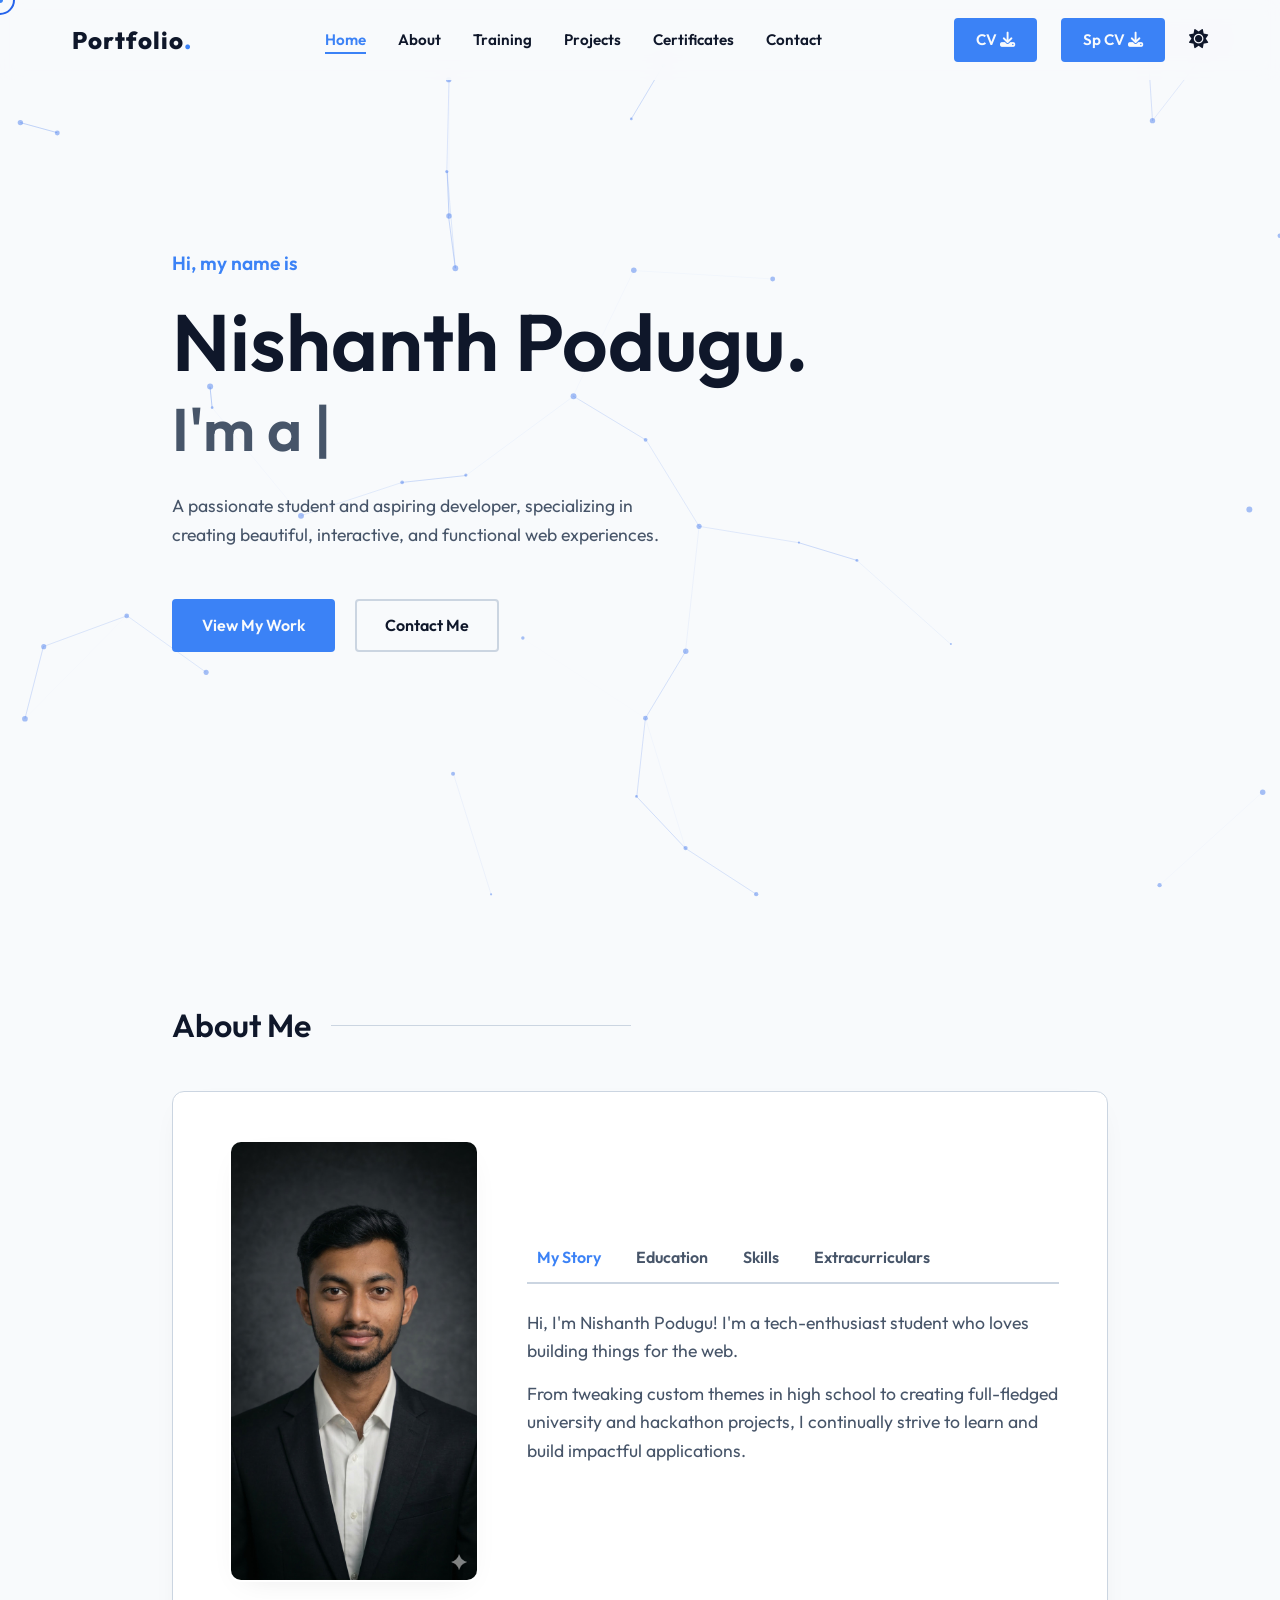
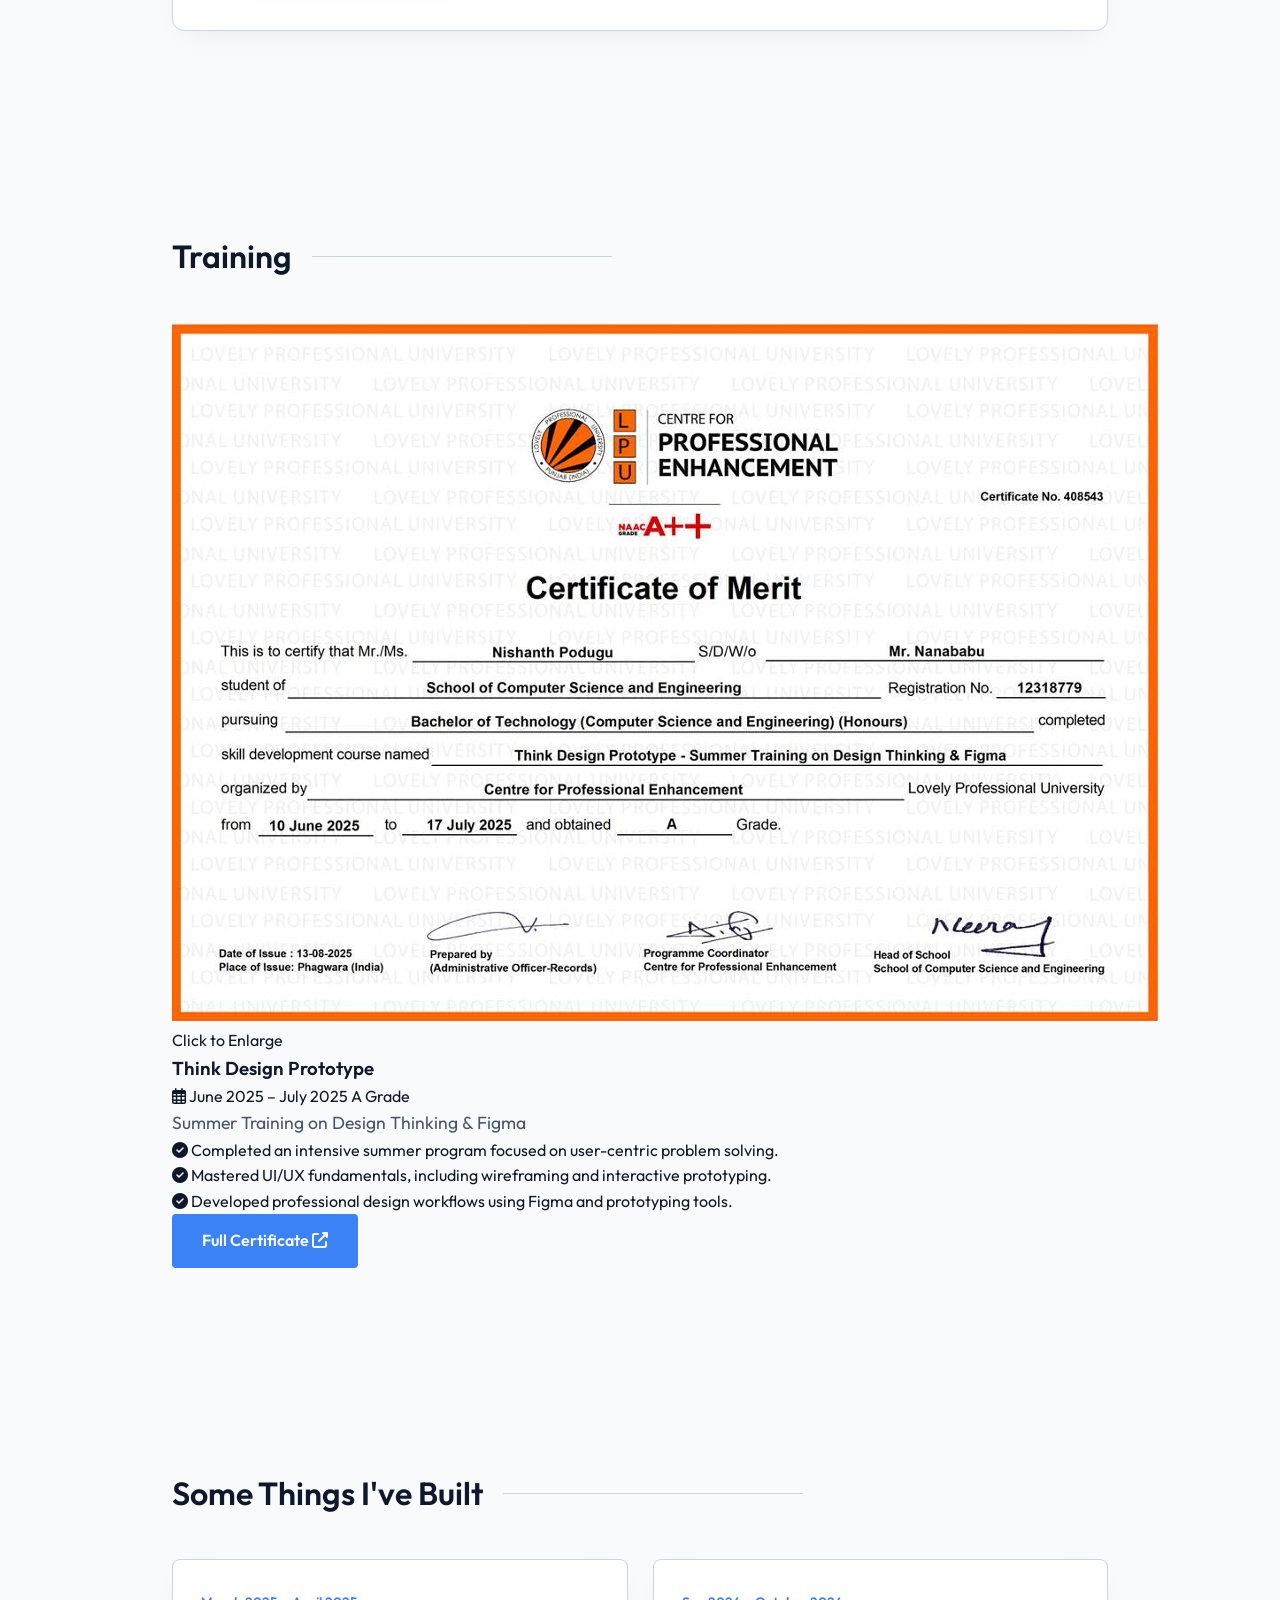
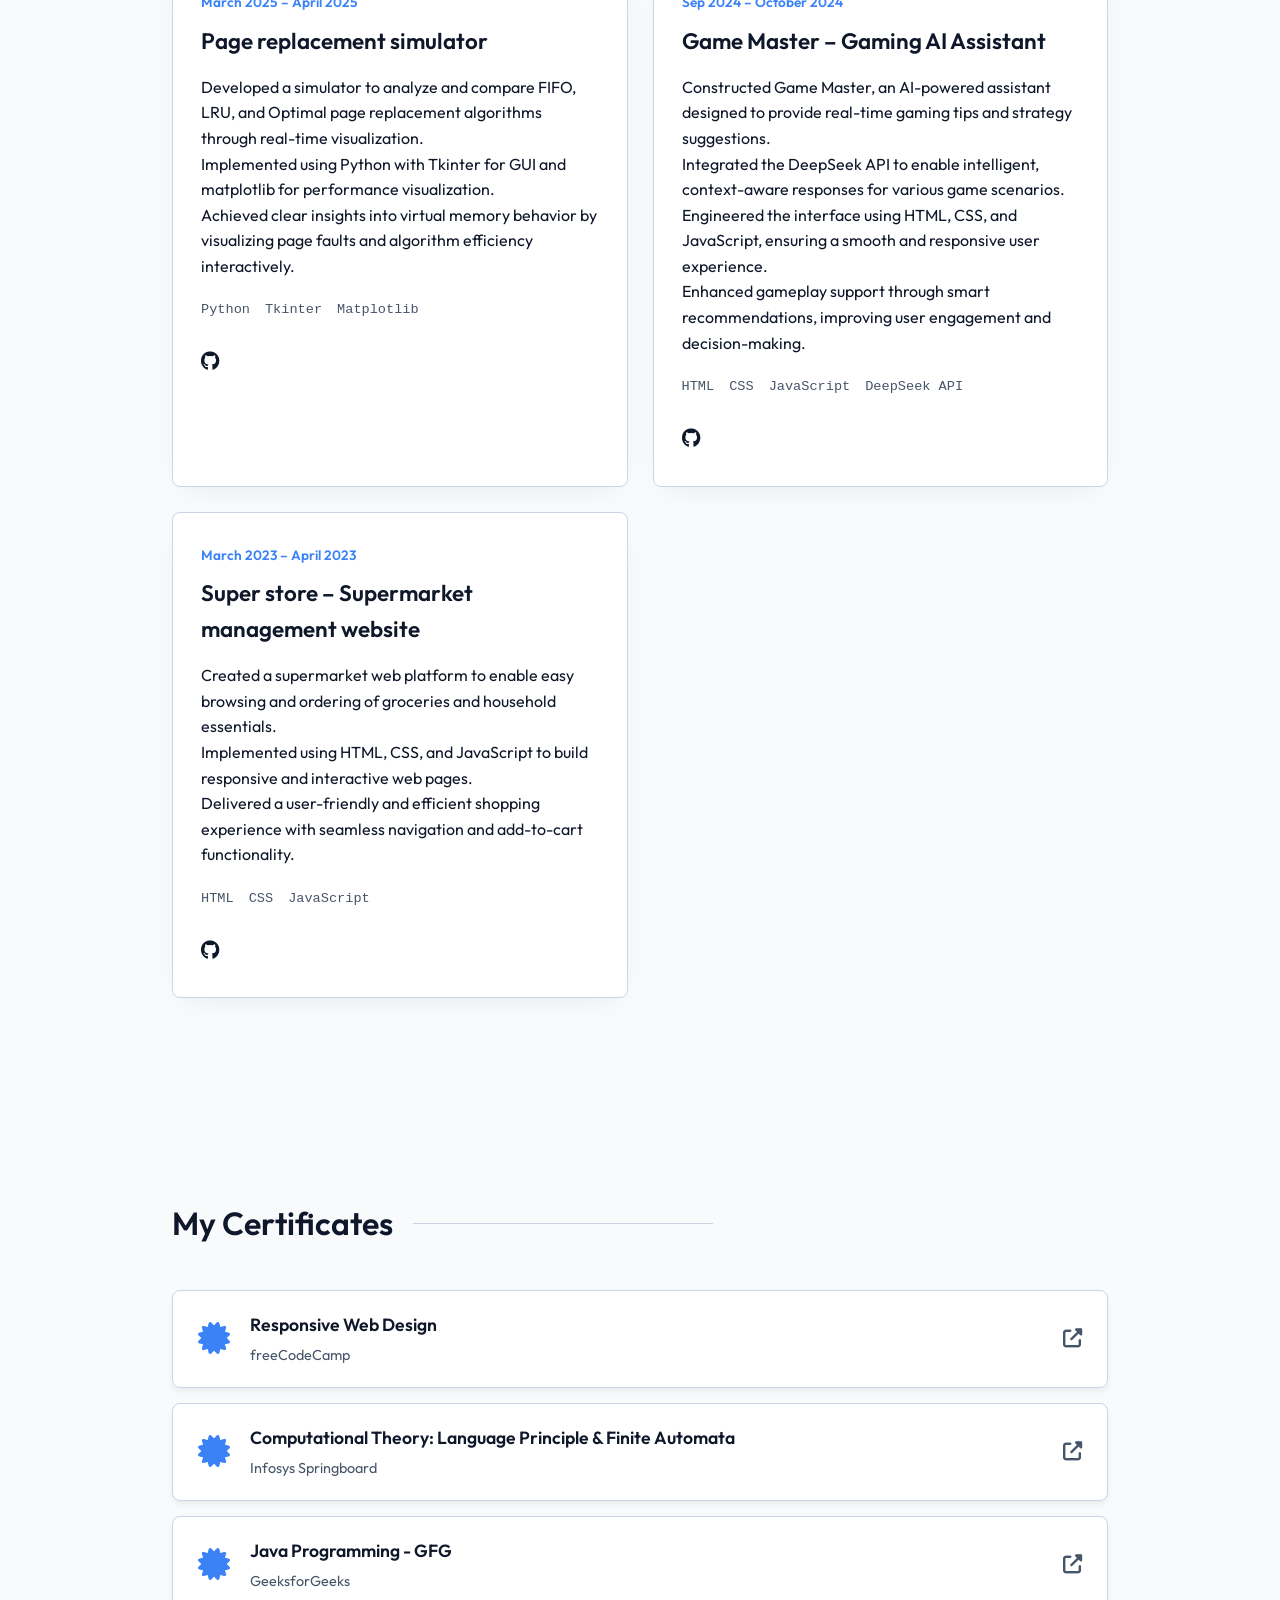
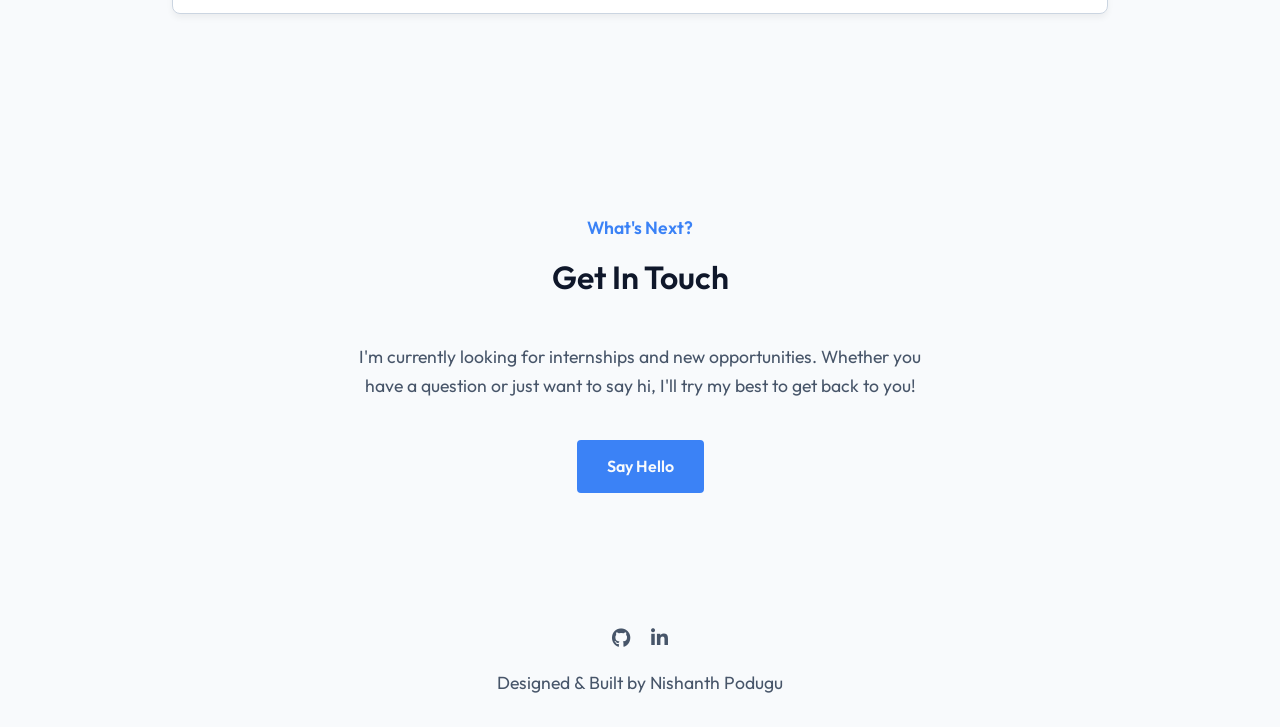
<file: index.html>
<!DOCTYPE html>
<html lang="en">

<head>
    <meta charset="UTF-8">
    <meta name="viewport" content="width=device-width, initial-scale=1.0">
    <title>Nishanth Podugu | Student Portfolio</title>
    <!-- Google Fonts -->
    <link href="https://fonts.googleapis.com/css2?family=Outfit:wght@300;400;600;800&display=swap" rel="stylesheet">
    <!-- Font Awesome for Icons -->
    <link rel="stylesheet" href="https://cdnjs.cloudflare.com/ajax/libs/font-awesome/6.4.0/css/all.min.css">
    <!-- Custom CSS -->
    <link rel="stylesheet" href="style.css">
</head>

<body class="light-mode">
    <!-- Interactive Elements -->
    <div class="cursor-dot"></div>
    <div class="cursor-outline"></div>
    <canvas id="bg-canvas" class="bg-canvas"></canvas>

    <nav class="navbar" id="navbar">
        <div class="nav-container">
            <a href="#" class="logo">Portfolio<span>.</span></a>
            <ul class="nav-links">
                <li><a href="#home" class="active">Home</a></li>
                <li><a href="#about">About</a></li>
                <li><a href="#training">Training</a></li>
                <li><a href="#projects">Projects</a></li>
                <li><a href="#certificates">Certificates</a></li>
                <li><a href="#contact">Contact</a></li>
            </ul>
            <div class="nav-right">
                <a href="https://pdflink.to/d1e5fa99/" download="CV.pdf" class="btn primary-btn resume-btn">CV <i
                        class="fas fa-download"></i></a>
                <a href="https://pdflink.to/69deb243/" download="Sp CV.pdf" class="btn primary-btn resume-btn">Sp CV <i
                        class="fas fa-download"></i></a>
                <div class="theme-toggle" id="theme-toggle">
                    <i class="fas fa-moon dark-icon"></i>
                    <i class="fas fa-sun light-icon"></i>
                </div>
                <div class="hamburger" id="hamburger">
                    <span></span>
                    <span></span>
                    <span></span>
                </div>
            </div>
        </div>
    </nav>

    <main>
        <!-- Hero Section -->
        <section id="home" class="hero">
            <div class="hero-content">
                <p class="greeting">Hi, my name is</p>
                <h1 class="name">Nishanth Podugu.</h1>
                <h2 class="role">I'm a <span class="typing-text"></span><span class="cursor">|</span></h2>
                <p class="description">
                    A passionate student and aspiring developer, specializing in creating
                    beautiful, interactive, and functional web experiences.
                </p>
                <div class="hero-buttons">
                    <a href="#projects" class="btn primary-btn">View My Work</a>
                    <a href="#contact" class="btn secondary-btn">Contact Me</a>
                </div>
            </div>
        </section>

        <!-- About Section -->
        <section id="about" class="about section-padding">
            <div class="section-container">
                <h2 class="section-title">About Me</h2>
                <div class="about-content">
                    <div class="about-image hidden-element">
                        <img src="React gfg.jpeg" alt="Nishanth Podugu" class="profile-photo">
                    </div>

                    <div class="about-text-content hidden-element delay-1">
                        <div class="about-tabs">
                            <button class="tab-btn active" data-target="story">My Story</button>
                            <button class="tab-btn" data-target="education">Education</button>
                            <button class="tab-btn" data-target="skills">Skills</button>
                            <button class="tab-btn" data-target="extra">Extracurriculars</button>
                        </div>

                        <div class="tab-content active" id="story">
                            <p>Hi, I'm Nishanth Podugu! I'm a tech-enthusiast student who loves building things for the
                                web.</p>
                            <p>From tweaking custom themes in high school to creating full-fledged university and
                                hackathon projects, I continually strive to learn and build impactful applications.</p>
                        </div>

                        <div class="tab-content" id="education">
                            <ul class="timeline-list">
                                <li>
                                    <h4>Bachelor of Technology - CSE</h4>
                                    <p class="institution">Lovely Professional University | Phagwara, Punjab</p>
                                    <p class="date">August 2023 - Present | CGPA: 8.00</p>
                                </li>
                                <li>
                                    <h4>Intermediate</h4>
                                    <p class="institution">Ascent Junior College | Madhurawada, Vizag</p>
                                    <p class="date">April 2021 - March 2023 | Percentage: 95%</p>
                                </li>
                                <li>
                                    <h4>Matriculation</h4>
                                    <p class="institution">St. Joseph's High School | Srikakulam, Andhra Pradesh</p>
                                    <p class="date">April 2011 - March 2021 | Percentage: 88%</p>
                                </li>
                            </ul>
                        </div>

                        <div class="tab-content" id="skills">
                            <div class="skills-grid">
                                <div class="skill-category">
                                    <h3>Technologies & Tools</h3>
                                    <ul class="skills-list">
                                        <li><span>C++, C, Java</span></li>
                                        <li><span>HTML, CSS, JavaScript</span></li>
                                        <li><span>React, Node.js, Bootstrap</span></li>
                                        <li><span>MySQL, MongoDB, Figma</span></li>
                                    </ul>
                                </div>
                                <div class="skill-category">
                                    <h3>Soft Skills</h3>
                                    <ul class="skills-list">
                                        <li><span>Problem-Solving</span></li>
                                        <li><span>Sportsmanship</span></li>
                                        <li><span>Willingness to learn</span></li>
                                        <li><span>Adaptability</span></li>
                                    </ul>
                                </div>
                            </div>
                        </div>

                        <div class="tab-content" id="extra">
                            <ul class="timeline-list">
                                <li>
                                    <h4>Social Service</h4>
                                    <p>Participated in the blood donation camps and other donation services of Red Cross
                                        Society.</p>
                                </li>
                                <li>
                                    <h4>Hackathon Participant</h4>
                                    <p>Participated in InnovateX - a 24 hours hackathon to learn new skills by trying to
                                        build a web application.</p>
                                </li>
                                <li>
                                    <h4>Sports</h4>
                                    <p>Participated in basketball tournaments.</p>
                                </li>
                            </ul>
                        </div>
                    </div>
                </div>
            </div>
        </section>
        <!-- Training Section -->
        <section id="training" class="training section-padding">
            <div class="section-container">
                <h2 class="section-title">Training</h2>

                <div class="training-card-wrapper hidden-element delay-1">
                    <div class="training-card">
                        <div class="training-image-container">
                            <img src="training-certificate.png" alt="Think Design Prototype Certificate" class="training-cert-img">
                            <div class="image-overlay">
                                <span class="view-text">Click to Enlarge</span>
                            </div>
                        </div>
                        <div class="training-content">
                            <div class="training-header">
                                <h3 class="training-title">Think Design Prototype</h3>
                                <div class="training-meta">
                                    <span class="training-date"><i class="far fa-calendar-alt"></i> June 2025 &ndash; July 2025</span>
                                    <span class="training-badge">A Grade</span>
                                </div>
                            </div>
                            <p class="training-subtitle">Summer Training on Design Thinking & Figma</p>
                            <ul class="training-details">
                                <li>
                                    <i class="fas fa-check-circle"></i>
                                    <span>Completed an intensive summer program focused on user-centric problem solving.</span>
                                </li>
                                <li>
                                    <i class="fas fa-check-circle"></i>
                                    <span>Mastered UI/UX fundamentals, including wireframing and interactive prototyping.</span>
                                </li>
                                <li>
                                    <i class="fas fa-check-circle"></i>
                                    <span>Developed professional design workflows using Figma and prototyping tools.</span>
                                </li>
                            </ul>
                            <div class="training-footer">
                                <a href="training-certificate.png" target="_blank" class="btn primary-btn cert-btn">
                                    Full Certificate <i class="fas fa-external-link-alt"></i>
                                </a>
                            </div>
                        </div>
                    </div>
                </div>
            </div>
        </section>

        <!-- Projects Section -->
        <section id="projects" class="projects section-padding">
            <div class="section-container">
                <h2 class="section-title">Some Things I've Built</h2>
                <div class="projects-grid">

                    <!-- Project 1 -->
                    <div class="project-card hidden-element delay-1">
                        <div class="project-content">
                            <p class="project-overline">March 2025 &ndash; April 2025</p>
                            <h3 class="project-title">Page replacement simulator</h3>
                            <div class="project-description">
                                <ul>
                                    <li>Developed a simulator to analyze and compare FIFO, LRU, and Optimal page
                                        replacement algorithms through real-time visualization.</li>
                                    <li>Implemented using Python with Tkinter for GUI and matplotlib for performance
                                        visualization.</li>
                                    <li>Achieved clear insights into virtual memory behavior by visualizing page faults
                                        and algorithm efficiency interactively.</li>
                                </ul>
                            </div>
                            <ul class="project-tech-list">
                                <li>Python</li>
                                <li>Tkinter</li>
                                <li>Matplotlib</li>
                            </ul>
                            <div class="project-links">
                                <a href="https://github.com/nishanth-podugu/Page-Replacement-Simulator" target="_blank"
                                    aria-label="GitHub Link"><i class="fab fa-github"></i></a>
                            </div>
                        </div>
                    </div>

                    <!-- Project 2 -->
                    <div class="project-card hidden-element delay-2">
                        <div class="project-content">
                            <p class="project-overline">Sep 2024 &ndash; October 2024</p>
                            <h3 class="project-title">Game Master &ndash; Gaming AI Assistant</h3>
                            <div class="project-description">
                                <ul>
                                    <li>Constructed Game Master, an AI-powered assistant designed to provide real-time
                                        gaming tips and strategy suggestions.</li>
                                    <li>Integrated the DeepSeek API to enable intelligent, context-aware responses for
                                        various game scenarios.</li>
                                    <li>Engineered the interface using HTML, CSS, and JavaScript, ensuring a smooth and
                                        responsive user experience.</li>
                                    <li>Enhanced gameplay support through smart recommendations, improving user
                                        engagement and decision-making.</li>
                                </ul>
                            </div>
                            <ul class="project-tech-list">
                                <li>HTML</li>
                                <li>CSS</li>
                                <li>JavaScript</li>
                                <li>DeepSeek API</li>
                            </ul>
                            <div class="project-links">
                                <a href="https://github.com/nishanth-podugu/game-master-ai-assistant" target="_blank"
                                    aria-label="GitHub Link"><i class="fab fa-github"></i></a>
                            </div>
                        </div>
                    </div>

                    <!-- Project 3 -->
                    <div class="project-card hidden-element delay-3">
                        <div class="project-content">
                            <p class="project-overline">March 2023 &ndash; April 2023</p>
                            <h3 class="project-title">Super store &ndash; Supermarket management website</h3>
                            <div class="project-description">
                                <ul>
                                    <li>Created a supermarket web platform to enable easy browsing and ordering of
                                        groceries and household essentials.</li>
                                    <li>Implemented using HTML, CSS, and JavaScript to build responsive and interactive
                                        web pages.</li>
                                    <li>Delivered a user-friendly and efficient shopping experience with seamless
                                        navigation and add-to-cart functionality.</li>
                                </ul>
                            </div>
                            <ul class="project-tech-list">
                                <li>HTML</li>
                                <li>CSS</li>
                                <li>JavaScript</li>
                            </ul>
                            <div class="project-links">
                                <a href="https://github.com/nishanth-podugu/supermarket-management-website"
                                    target="_blank" aria-label="GitHub Link"><i class="fab fa-github"></i></a>
                            </div>
                        </div>
                    </div>

                </div>
            </div>
        </section>

        <!-- Certificates Section -->
        <section id="certificates" class="certificates section-padding">
            <div class="section-container">
                <h2 class="section-title">My Certificates</h2>
                <div class="certificates-list">

                    <!-- FreeCodeCamp -->
                    <a href="https://www.freecodecamp.org/certification/fcc4a7aa92d-1d3a-4d59-b292-5b40052899d4/responsive-web-design"
                        target="_blank" class="certificate-link-card hidden-element delay-1">
                        <div class="cert-icon"><i class="fas fa-certificate"></i></div>
                        <div class="cert-text">
                            <h3>Responsive Web Design</h3>
                            <p>freeCodeCamp</p>
                        </div>
                        <i class="fas fa-external-link-alt ext-icon"></i>
                    </a>

                    <!-- Infosys -->
                    <a href="https://infyspringboard.onwingspan.com/public-assets/infosysheadstart/cert/lex_auth_0135015511562403847605/1-76b3c536-1ab8-4e2e-9bbb-ffeaceeb83f6.pdf"
                        target="_blank" class="certificate-link-card hidden-element delay-2">
                        <div class="cert-icon"><i class="fas fa-certificate"></i></div>
                        <div class="cert-text">
                            <h3>Computational Theory: Language Principle & Finite Automata</h3>
                            <p>Infosys Springboard</p>
                        </div>
                        <i class="fas fa-external-link-alt ext-icon"></i>
                    </a>

                    <!-- Java Programming - GFG -->
                    <a href="https://media.geeksforgeeks.org/courses/certificates/eeffb7afae8070c0692d9af118b48bd5.pdf"
                        target="_blank" class="certificate-link-card hidden-element delay-3">
                        <div class="cert-icon"><i class="fas fa-certificate"></i></div>
                        <div class="cert-text">
                            <h3>Java Programming - GFG</h3>
                            <p>GeeksforGeeks</p>
                        </div>
                        <i class="fas fa-external-link-alt ext-icon"></i>
                    </a>

                </div>
            </div>
        </section>

        <!-- Contact Section -->
        <section id="contact" class="contact section-padding">
            <div class="section-container">
                <div class="contact-content hidden-element">
                    <p class="contact-overline">What's Next?</p>
                    <h2 class="section-title">Get In Touch</h2>
                    <p class="contact-text">
                        I'm currently looking for internships and new opportunities. Whether you have a question or just
                        want to say hi, I'll try my best to get back to you!
                    </p>
                    <a href="mailto:Chinnavinny05@gmail.com" class="btn primary-btn">Say Hello</a>
                </div>
            </div>
        </section>
    </main>

    <footer>
        <div class="footer-socials">
            <a href="https://github.com/nishanth-podugu" target="_blank"><i class="fab fa-github"></i></a>
            <a href="https://www.linkedin.com/in/nishanth-podugu-033a70298/" target="_blank"><i
                    class="fab fa-linkedin-in"></i></a>
        </div>
        <p>Designed & Built by Nishanth Podugu
        </p>
    </footer>

    <!-- Custom JS -->
    <script src="script.js"></script>
</body>

</html>
</file>
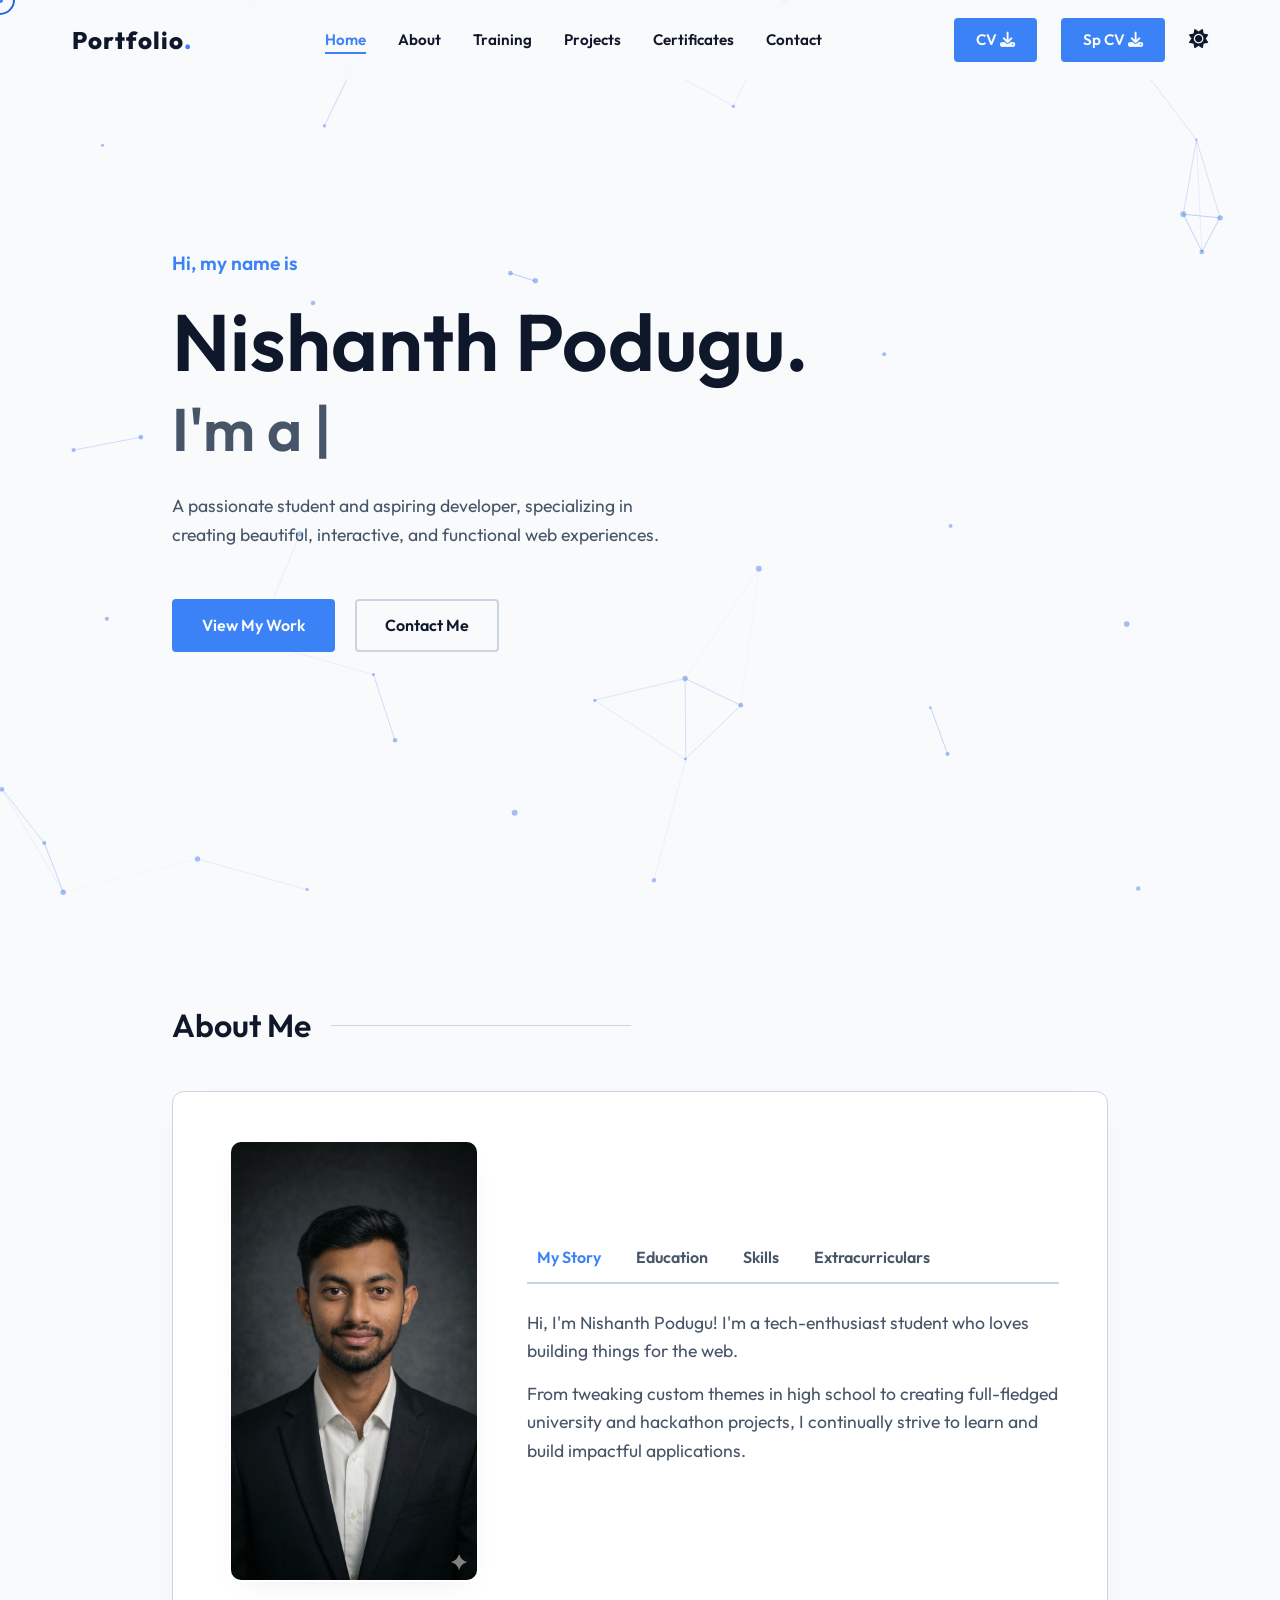
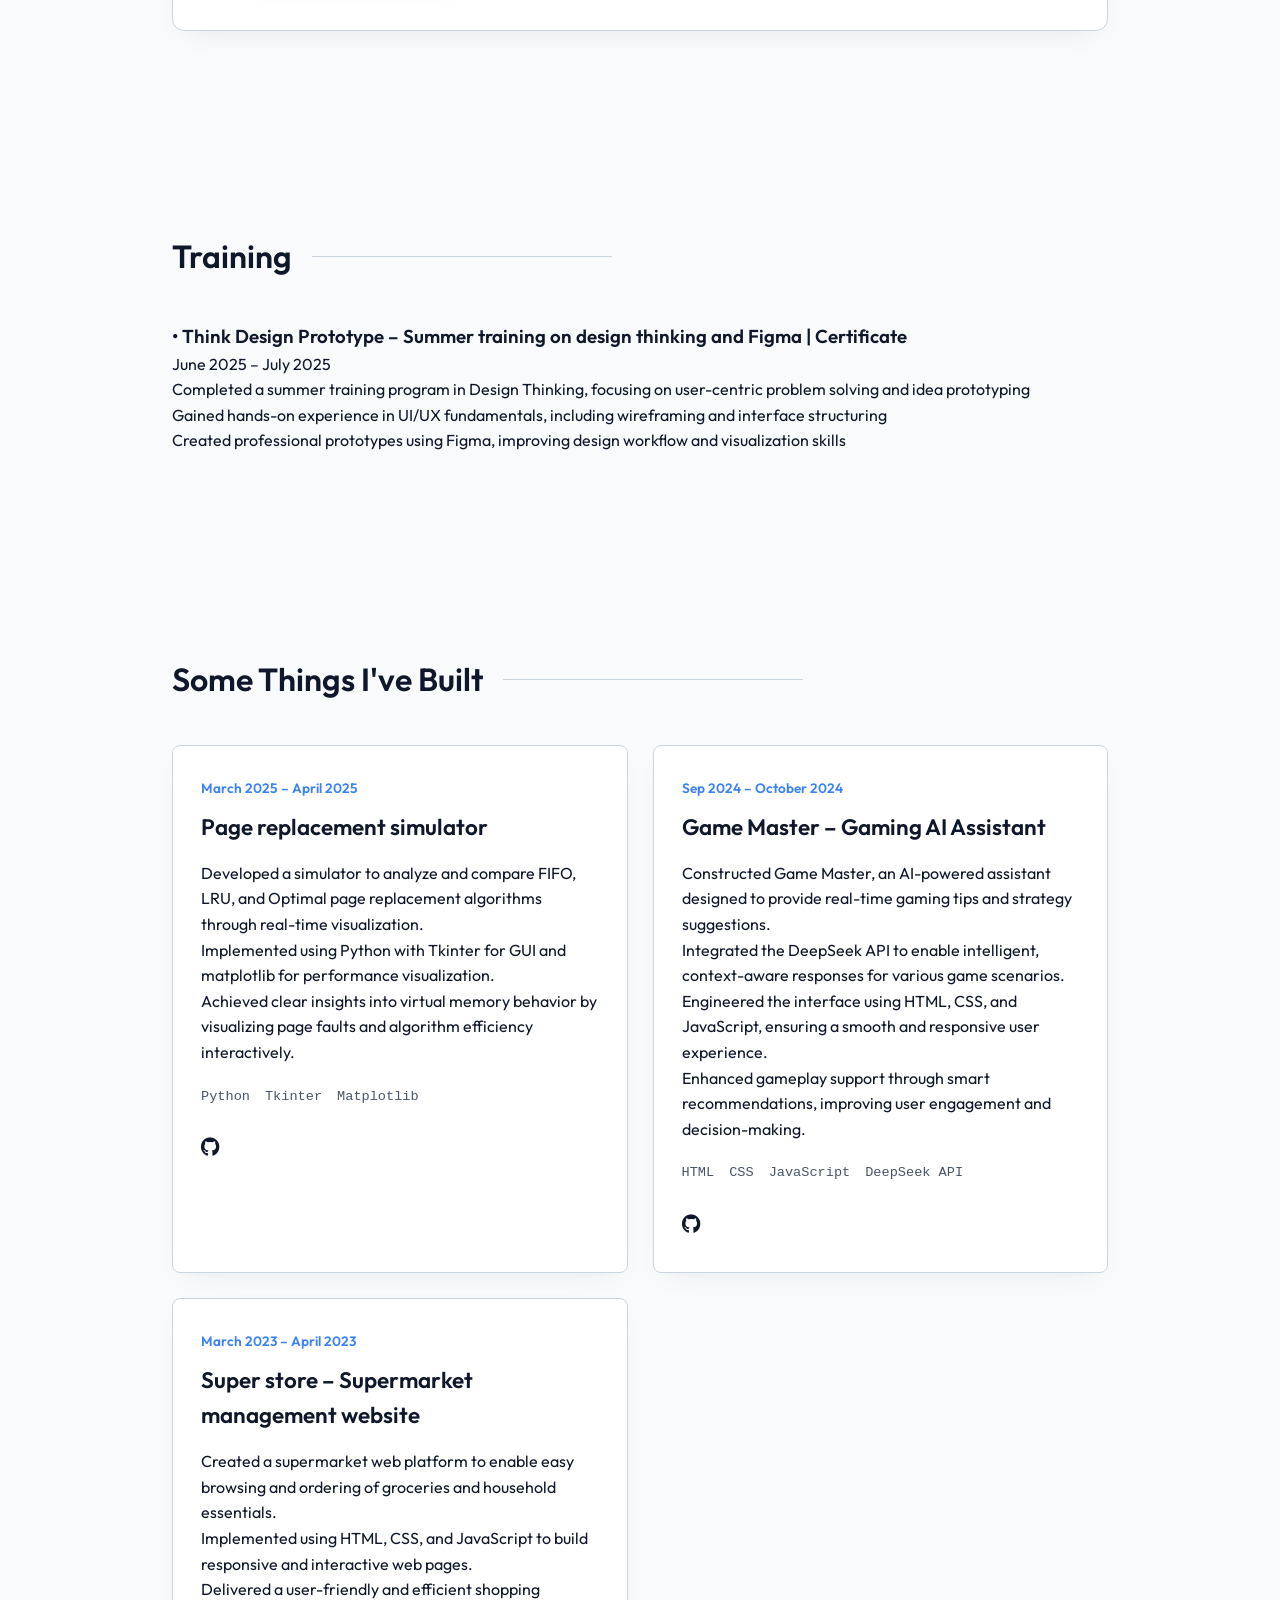
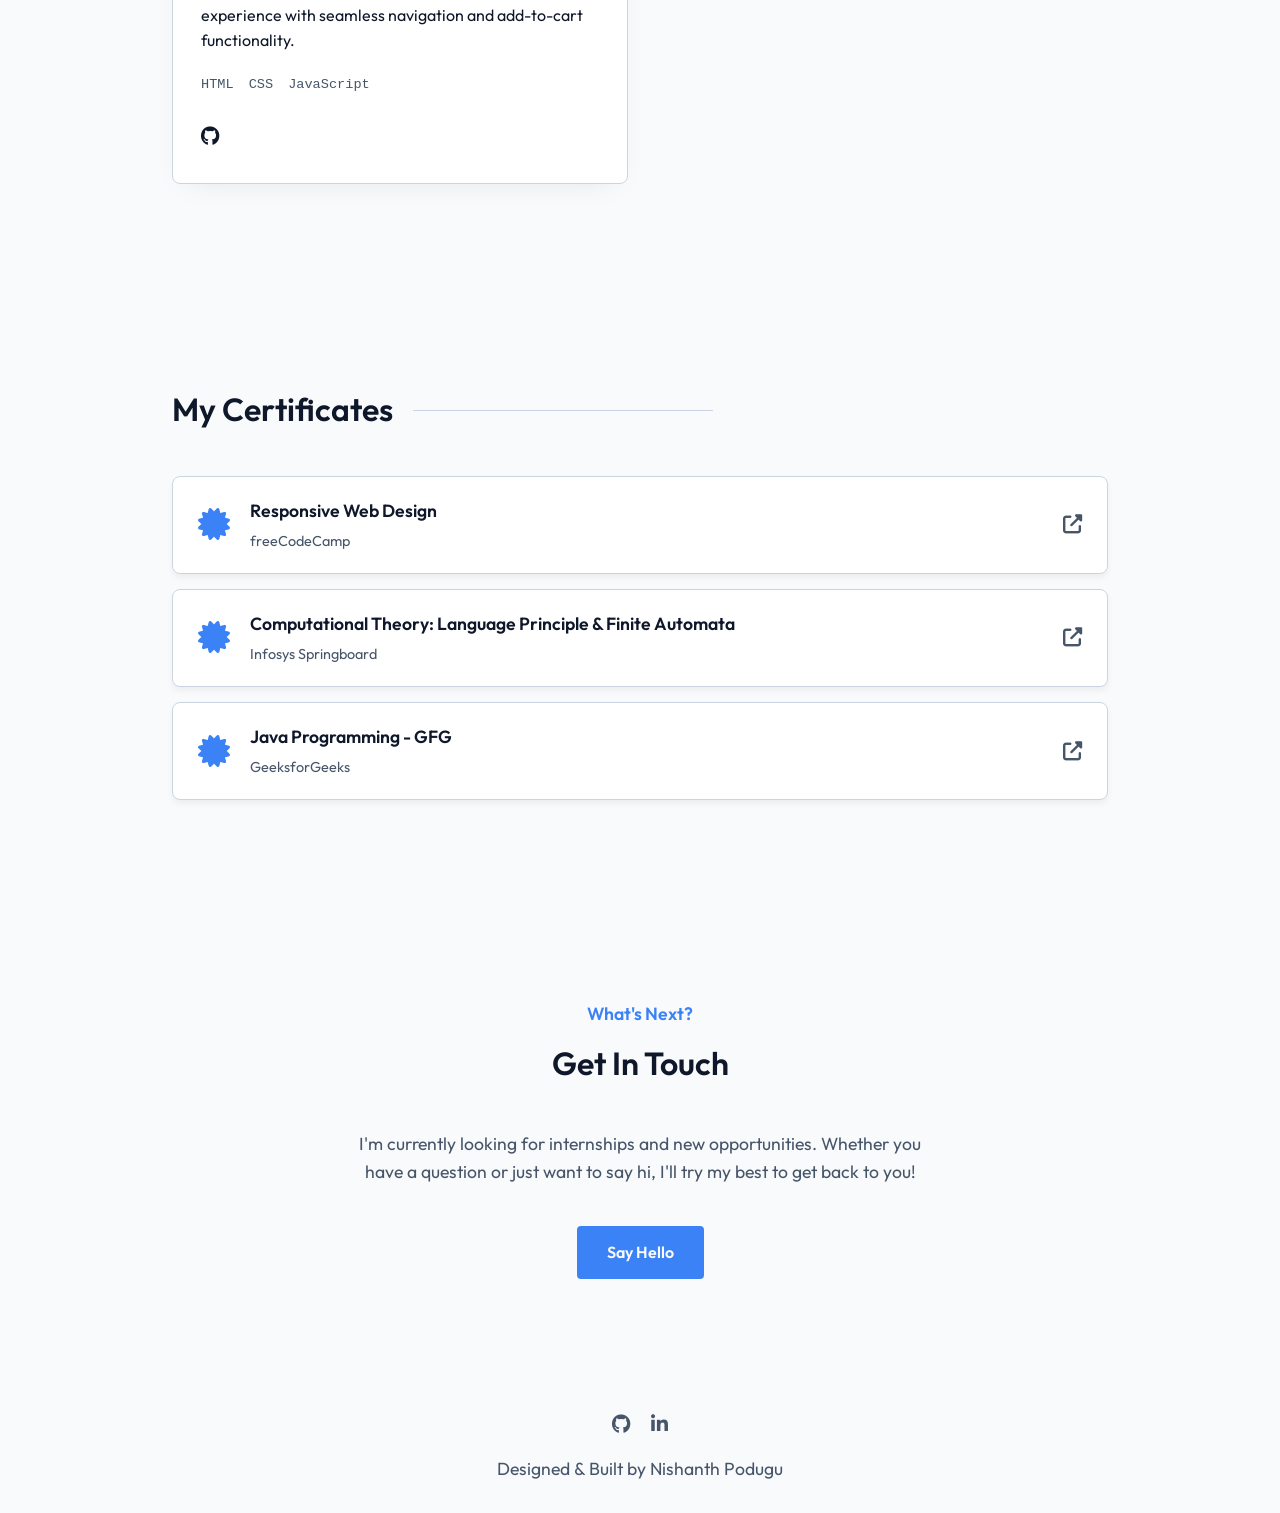
<file: portfolio.html>
<!DOCTYPE html>
<html lang="en">

<head>
    <meta charset="UTF-8">
    <meta name="viewport" content="width=device-width, initial-scale=1.0">
    <title>Nishanth Podugu | Student Portfolio</title>
    <!-- Google Fonts -->
    <link href="https://fonts.googleapis.com/css2?family=Outfit:wght@300;400;600;800&display=swap" rel="stylesheet">
    <!-- Font Awesome for Icons -->
    <link rel="stylesheet" href="https://cdnjs.cloudflare.com/ajax/libs/font-awesome/6.4.0/css/all.min.css">
    <!-- Custom CSS -->
    <link rel="stylesheet" href="style.css">
</head>

<body class="light-mode">
    <!-- Interactive Elements -->
    <div class="cursor-dot"></div>
    <div class="cursor-outline"></div>
    <canvas id="bg-canvas" class="bg-canvas"></canvas>

    <nav class="navbar" id="navbar">
        <div class="nav-container">
            <a href="#" class="logo">Portfolio<span>.</span></a>
            <ul class="nav-links">
                <li><a href="#home" class="active">Home</a></li>
                <li><a href="#about">About</a></li>
                <li><a href="#training">Training</a></li>
                <li><a href="#projects">Projects</a></li>
                <li><a href="#certificates">Certificates</a></li>
                <li><a href="#contact">Contact</a></li>
            </ul>
            <div class="nav-right">
                <a href="https://pdflink.to/d1e5fa99/" download="CV.pdf" class="btn primary-btn resume-btn">CV <i
                        class="fas fa-download"></i></a>
                <a href="https://pdflink.to/69deb243/" download="Sp CV.pdf" class="btn primary-btn resume-btn">Sp CV <i
                        class="fas fa-download"></i></a>
                <div class="theme-toggle" id="theme-toggle">
                    <i class="fas fa-moon dark-icon"></i>
                    <i class="fas fa-sun light-icon"></i>
                </div>
                <div class="hamburger" id="hamburger">
                    <span></span>
                    <span></span>
                    <span></span>
                </div>
            </div>
        </div>
    </nav>

    <main>
        <!-- Hero Section -->
        <section id="home" class="hero">
            <div class="hero-content">
                <p class="greeting">Hi, my name is</p>
                <h1 class="name">Nishanth Podugu.</h1>
                <h2 class="role">I'm a <span class="typing-text"></span><span class="cursor">|</span></h2>
                <p class="description">
                    A passionate student and aspiring developer, specializing in creating
                    beautiful, interactive, and functional web experiences.
                </p>
                <div class="hero-buttons">
                    <a href="#projects" class="btn primary-btn">View My Work</a>
                    <a href="#contact" class="btn secondary-btn">Contact Me</a>
                </div>
            </div>
        </section>

        <!-- About Section -->
        <section id="about" class="about section-padding">
            <div class="section-container">
                <h2 class="section-title">About Me</h2>
                <div class="about-content">
                    <div class="about-image hidden-element">
                        <img src="React gfg.jpeg" alt="Nishanth Podugu" class="profile-photo">
                    </div>

                    <div class="about-text-content hidden-element delay-1">
                        <div class="about-tabs">
                            <button class="tab-btn active" data-target="story">My Story</button>
                            <button class="tab-btn" data-target="education">Education</button>
                            <button class="tab-btn" data-target="skills">Skills</button>
                            <button class="tab-btn" data-target="extra">Extracurriculars</button>
                        </div>

                        <div class="tab-content active" id="story">
                            <p>Hi, I'm Nishanth Podugu! I'm a tech-enthusiast student who loves building things for the
                                web.</p>
                            <p>From tweaking custom themes in high school to creating full-fledged university and
                                hackathon projects, I continually strive to learn and build impactful applications.</p>
                        </div>

                        <div class="tab-content" id="education">
                            <ul class="timeline-list">
                                <li>
                                    <h4>Bachelor of Technology - CSE</h4>
                                    <p class="institution">Lovely Professional University | Phagwara, Punjab</p>
                                    <p class="date">August 2023 - Present | CGPA: 8.00</p>
                                </li>
                                <li>
                                    <h4>Intermediate</h4>
                                    <p class="institution">Ascent Junior College | Madhurawada, Vizag</p>
                                    <p class="date">April 2021 - March 2023 | Percentage: 95%</p>
                                </li>
                                <li>
                                    <h4>Matriculation</h4>
                                    <p class="institution">St. Joseph's High School | Srikakulam, Andhra Pradesh</p>
                                    <p class="date">April 2011 - March 2021 | Percentage: 88%</p>
                                </li>
                            </ul>
                        </div>

                        <div class="tab-content" id="skills">
                            <div class="skills-grid">
                                <div class="skill-category">
                                    <h3>Technologies & Tools</h3>
                                    <ul class="skills-list">
                                        <li><span>C++, C, Java</span></li>
                                        <li><span>HTML, CSS, JavaScript</span></li>
                                        <li><span>React, Node.js, Bootstrap</span></li>
                                        <li><span>MySQL, MongoDB, Figma</span></li>
                                    </ul>
                                </div>
                                <div class="skill-category">
                                    <h3>Soft Skills</h3>
                                    <ul class="skills-list">
                                        <li><span>Problem-Solving</span></li>
                                        <li><span>Sportsmanship</span></li>
                                        <li><span>Willingness to learn</span></li>
                                        <li><span>Adaptability</span></li>
                                    </ul>
                                </div>
                            </div>
                        </div>

                        <div class="tab-content" id="extra">
                            <ul class="timeline-list">
                                <li>
                                    <h4>Social Service</h4>
                                    <p>Participated in the blood donation camps and other donation services of Red Cross
                                        Society.</p>
                                </li>
                                <li>
                                    <h4>Hackathon Participant</h4>
                                    <p>Participated in InnovateX - a 24 hours hackathon to learn new skills by trying to
                                        build a web application.</p>
                                </li>
                                <li>
                                    <h4>Sports</h4>
                                    <p>Participated in basketball tournaments.</p>
                                </li>
                            </ul>
                        </div>
                    </div>
                </div>
            </div>
        </section>
        <!-- Training Section -->
        <section id="training" class="training section-padding">
            <div class="section-container">
                <h2 class="section-title">Training</h2>

                <div class="training-item hidden-element delay-1">
                    <div class="training-header">
                        <h3 class="training-title">
                            &bull; Think Design Prototype &ndash; Summer training on design thinking and Figma | <a
                                href="#" class="cert-link">Certificate</a>
                        </h3>
                        <span class="training-date">June 2025 &ndash; July 2025</span>
                    </div>
                    <div class="training-body">
                        <ul class="training-details">
                            <li>Completed a summer training program in Design Thinking, focusing on user-centric problem
                                solving and idea prototyping</li>
                            <li>Gained hands-on experience in UI/UX fundamentals, including wireframing and interface
                                structuring</li>
                            <li>Created professional prototypes using Figma, improving design workflow and visualization
                                skills</li>
                        </ul>
                    </div>
                </div>
            </div>
        </section>

        <!-- Projects Section -->
        <section id="projects" class="projects section-padding">
            <div class="section-container">
                <h2 class="section-title">Some Things I've Built</h2>
                <div class="projects-grid">

                    <!-- Project 1 -->
                    <div class="project-card hidden-element delay-1">
                        <div class="project-content">
                            <p class="project-overline">March 2025 &ndash; April 2025</p>
                            <h3 class="project-title">Page replacement simulator</h3>
                            <div class="project-description">
                                <ul>
                                    <li>Developed a simulator to analyze and compare FIFO, LRU, and Optimal page
                                        replacement algorithms through real-time visualization.</li>
                                    <li>Implemented using Python with Tkinter for GUI and matplotlib for performance
                                        visualization.</li>
                                    <li>Achieved clear insights into virtual memory behavior by visualizing page faults
                                        and algorithm efficiency interactively.</li>
                                </ul>
                            </div>
                            <ul class="project-tech-list">
                                <li>Python</li>
                                <li>Tkinter</li>
                                <li>Matplotlib</li>
                            </ul>
                            <div class="project-links">
                                <a href="https://github.com/nishanth-podugu/Page-Replacement-Simulator" target="_blank"
                                    aria-label="GitHub Link"><i class="fab fa-github"></i></a>
                            </div>
                        </div>
                    </div>

                    <!-- Project 2 -->
                    <div class="project-card hidden-element delay-2">
                        <div class="project-content">
                            <p class="project-overline">Sep 2024 &ndash; October 2024</p>
                            <h3 class="project-title">Game Master &ndash; Gaming AI Assistant</h3>
                            <div class="project-description">
                                <ul>
                                    <li>Constructed Game Master, an AI-powered assistant designed to provide real-time
                                        gaming tips and strategy suggestions.</li>
                                    <li>Integrated the DeepSeek API to enable intelligent, context-aware responses for
                                        various game scenarios.</li>
                                    <li>Engineered the interface using HTML, CSS, and JavaScript, ensuring a smooth and
                                        responsive user experience.</li>
                                    <li>Enhanced gameplay support through smart recommendations, improving user
                                        engagement and decision-making.</li>
                                </ul>
                            </div>
                            <ul class="project-tech-list">
                                <li>HTML</li>
                                <li>CSS</li>
                                <li>JavaScript</li>
                                <li>DeepSeek API</li>
                            </ul>
                            <div class="project-links">
                                <a href="https://github.com/nishanth-podugu/game-master-ai-assistant" target="_blank"
                                    aria-label="GitHub Link"><i class="fab fa-github"></i></a>
                            </div>
                        </div>
                    </div>

                    <!-- Project 3 -->
                    <div class="project-card hidden-element delay-3">
                        <div class="project-content">
                            <p class="project-overline">March 2023 &ndash; April 2023</p>
                            <h3 class="project-title">Super store &ndash; Supermarket management website</h3>
                            <div class="project-description">
                                <ul>
                                    <li>Created a supermarket web platform to enable easy browsing and ordering of
                                        groceries and household essentials.</li>
                                    <li>Implemented using HTML, CSS, and JavaScript to build responsive and interactive
                                        web pages.</li>
                                    <li>Delivered a user-friendly and efficient shopping experience with seamless
                                        navigation and add-to-cart functionality.</li>
                                </ul>
                            </div>
                            <ul class="project-tech-list">
                                <li>HTML</li>
                                <li>CSS</li>
                                <li>JavaScript</li>
                            </ul>
                            <div class="project-links">
                                <a href="https://github.com/nishanth-podugu/supermarket-management-website"
                                    target="_blank" aria-label="GitHub Link"><i class="fab fa-github"></i></a>
                            </div>
                        </div>
                    </div>

                </div>
            </div>
        </section>

        <!-- Certificates Section -->
        <section id="certificates" class="certificates section-padding">
            <div class="section-container">
                <h2 class="section-title">My Certificates</h2>
                <div class="certificates-list">

                    <!-- FreeCodeCamp -->
                    <a href="https://www.freecodecamp.org/certification/fcc4a7aa92d-1d3a-4d59-b292-5b40052899d4/responsive-web-design"
                        target="_blank" class="certificate-link-card hidden-element delay-1">
                        <div class="cert-icon"><i class="fas fa-certificate"></i></div>
                        <div class="cert-text">
                            <h3>Responsive Web Design</h3>
                            <p>freeCodeCamp</p>
                        </div>
                        <i class="fas fa-external-link-alt ext-icon"></i>
                    </a>

                    <!-- Infosys -->
                    <a href="https://infyspringboard.onwingspan.com/public-assets/infosysheadstart/cert/lex_auth_0135015511562403847605/1-76b3c536-1ab8-4e2e-9bbb-ffeaceeb83f6.pdf"
                        target="_blank" class="certificate-link-card hidden-element delay-2">
                        <div class="cert-icon"><i class="fas fa-certificate"></i></div>
                        <div class="cert-text">
                            <h3>Computational Theory: Language Principle & Finite Automata</h3>
                            <p>Infosys Springboard</p>
                        </div>
                        <i class="fas fa-external-link-alt ext-icon"></i>
                    </a>

                    <!-- Java Programming - GFG -->
                    <a href="https://media.geeksforgeeks.org/courses/certificates/eeffb7afae8070c0692d9af118b48bd5.pdf"
                        target="_blank" class="certificate-link-card hidden-element delay-3">
                        <div class="cert-icon"><i class="fas fa-certificate"></i></div>
                        <div class="cert-text">
                            <h3>Java Programming - GFG</h3>
                            <p>GeeksforGeeks</p>
                        </div>
                        <i class="fas fa-external-link-alt ext-icon"></i>
                    </a>

                </div>
            </div>
        </section>

        <!-- Contact Section -->
        <section id="contact" class="contact section-padding">
            <div class="section-container">
                <div class="contact-content hidden-element">
                    <p class="contact-overline">What's Next?</p>
                    <h2 class="section-title">Get In Touch</h2>
                    <p class="contact-text">
                        I'm currently looking for internships and new opportunities. Whether you have a question or just
                        want to say hi, I'll try my best to get back to you!
                    </p>
                    <a href="mailto:Chinnavinny05@gmail.com" class="btn primary-btn">Say Hello</a>
                </div>
            </div>
        </section>
    </main>

    <footer>
        <div class="footer-socials">
            <a href="https://github.com/nishanth-podugu" target="_blank"><i class="fab fa-github"></i></a>
            <a href="https://www.linkedin.com/in/nishanth-podugu-033a70298/" target="_blank"><i
                    class="fab fa-linkedin-in"></i></a>
        </div>
        <p>Designed & Built by Nishanth Podugu
        </p>
    </footer>

    <!-- Custom JS -->
    <script src="script.js"></script>
</body>

</html>
</file>
<file: style.css>
/* --- Variables & Reset --- */
:root {
    /* Light Theme (Default) */
    --bg-color: #f8fafc;
    --text-color: #0f172a;
    --text-light: #475569;
    --primary-color: #3b82f6;
    --primary-color-hover: #2563eb;
    --secondary-color: #e2e8f0;
    --nav-bg: rgba(248, 250, 252, 0.85);
    --card-bg: #ffffff;
    --card-shadow: 0 10px 30px -15px rgba(2, 12, 27, 0.1);
    --border-color: #cbd5e1;
    --transition: all 0.3s cubic-bezier(0.645, 0.045, 0.355, 1);
}

.dark-mode {
    --bg-color: #0a192f;
    --text-color: #ccd6f6;
    --text-light: #8892b0;
    --primary-color: #64ffda;
    --primary-color-hover: #00cca0;
    --secondary-color: #112240;
    --nav-bg: rgba(10, 25, 47, 0.85);
    --card-bg: #112240;
    --card-shadow: 0 10px 30px -15px rgba(2, 12, 27, 0.7);
    --border-color: #233554;
}

* {
    margin: 0;
    padding: 0;
    box-sizing: border-box;
}

html {
    scroll-behavior: smooth;
    font-family: 'Outfit', sans-serif;
}

body {
    background-color: var(--bg-color);
    color: var(--text-color);
    transition: background-color 0.3s ease, color 0.3s ease;
    line-height: 1.6;
}

a {
    text-decoration: none;
    color: inherit;
    transition: var(--transition);
}

ul {
    list-style: none;
}

/* --- Typography --- */
h1, h2, h3, h4 {
    color: var(--text-color);
    font-weight: 600;
}

p {
    color: var(--text-light);
    font-size: 1.1rem;
}

/* --- Reusable Components --- */
.section-padding {
    padding: 100px 0;
}

.section-container {
    max-width: 1000px;
    margin: 0 auto;
    padding: 0 2rem;
}

.section-title {
    font-size: 2rem;
    margin-bottom: 2.5rem;
    display: flex;
    align-items: center;
}

.section-title::after {
    content: "";
    display: block;
    height: 1px;
    width: 300px;
    background-color: var(--border-color);
    margin-left: 20px;
}

.btn {
    display: inline-block;
    padding: 12px 28px;
    border-radius: 4px;
    font-weight: 600;
    cursor: pointer;
    font-size: 1rem;
}

.primary-btn {
    background-color: var(--primary-color);
    color: var(--bg-color) !important;
    border: 2px solid var(--primary-color);
    transition: var(--transition);
}

.primary-btn:hover {
    background-color: transparent;
    color: var(--primary-color) !important;
}

.secondary-btn {
    background-color: transparent;
    color: var(--text-color);
    border: 2px solid var(--border-color);
}

.secondary-btn:hover {
    border-color: var(--primary-color);
    color: var(--primary-color);
}

/* --- Navbar --- */
.navbar {
    position: fixed;
    top: 0;
    width: 100%;
    height: 80px;
    background-color: var(--nav-bg);
    backdrop-filter: blur(10px);
    z-index: 1000;
    transition: var(--transition);
    box-shadow: 0 2px 10px rgba(0,0,0,0.05);
}

.nav-container {
    display: flex;
    justify-content: space-between;
    align-items: center;
    max-width: 1200px;
    margin: 0 auto;
    height: 100%;
    padding: 0 2rem;
}

.logo {
    font-size: 1.5rem;
    font-weight: 800;
    letter-spacing: 1px;
}

.logo span {
    color: var(--primary-color);
}

.nav-links {
    display: flex;
    gap: 2rem;
}

.nav-links a {
    font-size: 0.95rem;
    font-weight: 600;
    position: relative;
}

.nav-links a:hover, .nav-links a.active {
    color: var(--primary-color);
}

.nav-links a::after {
    content: '';
    position: absolute;
    width: 0;
    height: 2px;
    bottom: -5px;
    left: 0;
    background-color: var(--primary-color);
    transition: var(--transition);
}

.nav-links a:hover::after, .nav-links a.active::after {
    width: 100%;
}

.nav-right {
    display: flex;
    align-items: center;
    gap: 1.5rem;
}

.resume-btn {
    padding: 8px 20px;
    font-size: 0.95rem;
}

.theme-toggle {
    cursor: pointer;
    font-size: 1.2rem;
    color: var(--text-color);
    transition: var(--transition);
}

.theme-toggle:hover {
    color: var(--primary-color);
}

.dark-icon { display: none; }
.light-icon { display: block; }

.dark-mode .dark-icon { display: block; }
.dark-mode .light-icon { display: none; }

.hamburger {
    display: none;
    flex-direction: column;
    cursor: pointer;
    gap: 5px;
}

.hamburger span {
    width: 25px;
    height: 3px;
    background-color: var(--text-color);
    transition: var(--transition);
}

/* --- Hero Section --- */
.hero {
    min-height: 100vh;
    display: flex;
    align-items: center;
    padding: 0 2rem;
    max-width: 1000px;
    margin: 0 auto;
}

.hero-content {
    max-width: 700px;
}

.greeting {
    color: var(--primary-color);
    font-size: 1.2rem;
    font-weight: 600;
    margin-bottom: 20px;
}

.name {
    font-size: clamp(40px, 8vw, 80px);
    line-height: 1.1;
    margin-bottom: 10px;
}

.role {
    font-size: clamp(30px, 6vw, 60px);
    color: var(--text-light);
    line-height: 1.1;
    margin-bottom: 30px;
}

.typing-text {
    color: var(--primary-color);
}

.cursor {
    animation: blink 1s infinite;
}

@keyframes blink {
    0%, 100% { opacity: 1; }
    50% { opacity: 0; }
}

.description {
    max-width: 500px;
    margin-bottom: 50px;
}

.hero-buttons {
    display: flex;
    gap: 20px;
}

/* --- About Section --- */
.about-content {
    display: flex;
    flex-direction: column;
    gap: 40px;
    background-color: var(--card-bg);
    border-radius: 12px;
    padding: 3rem;
    box-shadow: var(--card-shadow);
    border: 1px solid var(--border-color);
    transition: var(--transition);
}

.about-content:hover {
    transform: translateY(-5px);
    box-shadow: 0 15px 40px -15px rgba(2, 12, 27, 0.2);
    border-color: var(--primary-color);
}

@media (min-width: 768px) {
    .about-content {
        flex-direction: row;
        align-items: center;
    }
}

.about-image {
    flex: 1;
    display: flex;
    justify-content: center;
}

.profile-photo {
    width: 250px;
    height: auto;
    object-fit: cover;
    border-radius: 12px;
    box-shadow: var(--card-shadow);
    transition: var(--transition);
    border: 2px solid transparent;
}

.profile-photo:hover {
    border-color: var(--primary-color);
    transform: scale(1.02);
}

.about-text-content {
    flex: 2;
}

.about-tabs {
    display: flex;
    gap: 15px;
    margin-bottom: 25px;
    border-bottom: 2px solid var(--border-color);
    padding-bottom: 10px;
    overflow-x: auto;
    overflow-y: hidden;
    scrollbar-width: none; /* Firefox */
    -ms-overflow-style: none;  /* Internet Explorer 10+ */
}

.about-tabs::-webkit-scrollbar {
    display: none; /* WebKit */
}

.tab-btn {
    background: none;
    border: none;
    color: var(--text-light);
    font-size: 1rem;
    font-weight: 600;
    cursor: pointer;
    font-family: inherit;
    padding: 5px 10px;
    position: relative;
    transition: var(--transition);
    white-space: nowrap;
}

.tab-btn::after {
    content: '';
    position: absolute;
    bottom: -12px;
    left: 0;
    width: 0;
    height: 2px;
    background-color: var(--primary-color);
    transition: var(--transition);
}

.tab-btn:hover, .tab-btn.active {
    color: var(--primary-color);
}

.tab-btn.active::after {
    width: 100%;
}

.tab-content {
    display: none;
    animation: fadeIn 0.5s ease;
}

.tab-content.active {
    display: block;
}

@keyframes fadeIn {
    from { opacity: 0; transform: translateY(10px); }
    to { opacity: 1; transform: translateY(0); }
}

.tab-content p {
    margin-bottom: 15px;
}

/* Timeline specific */
.timeline-list {
    list-style: none;
    padding-left: 15px;
    border-left: 2px solid var(--border-color);
}

.timeline-list li {
    position: relative;
    padding-left: 20px;
    margin-bottom: 20px;
}

.timeline-list li::before {
    content: '';
    position: absolute;
    width: 12px;
    height: 12px;
    border-radius: 50%;
    background-color: var(--primary-color);
    left: -22px;
    top: 5px;
    border: 3px solid var(--card-bg);
}

.timeline-list h4 {
    font-size: 1.1rem;
    color: var(--text-color);
    margin-bottom: 5px;
}

.timeline-list .institution {
    font-weight: 600;
    color: var(--primary-color);
    font-size: 0.95rem;
    margin-bottom: 2px;
}

.timeline-list .date {
    font-size: 0.85rem;
    color: var(--text-light);
}

/* Skills specific */
.skills-grid {
    display: flex;
    flex-wrap: wrap;
    gap: 30px;
}

.skill-category h3 {
    margin-bottom: 15px;
    font-size: 1.1rem;
    color: var(--text-color);
}

.skills-list {
    display: flex;
    flex-direction: column;
    gap: 10px;
}

.skills-list li {
    position: relative;
    padding: 8px 12px 8px 30px;
    color: var(--text-light);
    background-color: transparent;
    border-radius: 6px;
    transition: var(--transition);
    cursor: default;
}

.skills-list li:hover {
    background-color: var(--secondary-color);
    color: var(--primary-color);
    transform: translateX(5px);
}

.skills-list li::before {
    content: '';
    position: absolute;
    width: 6px;
    height: 6px;
    border-radius: 50%;
    background-color: var(--primary-color);
    left: 10px;
    top: 50%;
    transform: translateY(-50%);
    box-shadow: 0 0 5px var(--primary-color);
    transition: var(--transition);
}

.skills-list li:hover::before {
    box-shadow: 0 0 8px var(--primary-color);
}

/* --- Projects Section --- */
.projects-grid {
    display: grid;
    grid-template-columns: repeat(auto-fill, minmax(300px, 1fr));
    gap: 25px;
}

.project-card {
    background-color: var(--card-bg);
    border-radius: 8px;
    padding: 2rem 1.75rem;
    box-shadow: var(--card-shadow);
    transition: var(--transition);
    border: 1px solid var(--border-color);
    position: relative;
    top: 0;
    display: flex;
    flex-direction: column;
}

.project-card:hover {
    transform: translateY(-8px);
    border-color: var(--primary-color);
}

.project-overline {
    color: var(--primary-color);
    font-size: 0.85rem;
    font-weight: 600;
    margin-bottom: 10px;
}

.project-title {
    font-size: 1.4rem;
    margin-bottom: 15px;
}

.project-description {
    font-size: 1rem;
    margin-bottom: 20px;
    flex-grow: 1;
}

.project-tech-list {
    display: flex;
    flex-wrap: wrap;
    gap: 15px;
    margin-bottom: 25px;
    font-size: 0.85rem;
    color: var(--text-light);
    font-family: monospace;
}

.project-links {
    display: flex;
    gap: 15px;
}

.project-links a {
    font-size: 1.2rem;
    color: var(--text-color);
}

.project-links a:hover {
    color: var(--primary-color);
}

/* --- Certificates Section --- */
.certificates-list {
    display: flex;
    flex-direction: column;
    gap: 15px;
}

.certificate-link-card {
    display: flex;
    align-items: center;
    background-color: var(--card-bg);
    padding: 20px 25px;
    border-radius: 8px;
    box-shadow: 0 4px 6px rgba(0,0,0,0.05);
    border: 1px solid var(--border-color);
    transition: var(--transition);
    text-decoration: none;
    color: var(--text-color);
}

.certificate-link-card:hover {
    transform: translateX(10px);
    border-color: var(--primary-color);
    box-shadow: var(--card-shadow);
}

.cert-icon {
    font-size: 2rem;
    color: var(--primary-color);
    margin-right: 20px;
}

.cert-text {
    flex-grow: 1;
}

.cert-text h3 {
    font-size: 1.1rem;
    margin-bottom: 5px;
}

.cert-text p {
    font-size: 0.9rem;
    margin: 0;
}

.ext-icon {
    color: var(--text-light);
    font-size: 1.2rem;
    transition: var(--transition);
}

.certificate-link-card:hover .ext-icon {
    color: var(--primary-color);
}

/* --- Contact Section --- */
.contact-content {
    text-align: center;
    max-width: 600px;
    margin: 0 auto;
}

.contact-overline {
    color: var(--primary-color);
    font-weight: 600;
    margin-bottom: 10px;
}

.contact .section-title {
    justify-content: center;
}

.contact .section-title::after {
    display: none;
}

.contact-text {
    margin-bottom: 40px;
}

/* --- Footer --- */
footer {
    text-align: center;
    padding: 30px;
    color: var(--text-light);
    font-size: 0.9rem;
}

.footer-socials {
    display: flex;
    justify-content: center;
    gap: 20px;
    margin-bottom: 15px;
}

.footer-socials a {
    color: var(--text-light);
    font-size: 1.2rem;
}

.footer-socials a:hover {
    color: var(--primary-color);
}

/* --- Animations & Utilities --- */
.hidden-element {
    opacity: 0;
    transform: translateY(30px);
    transition: all 0.8s ease-out;
}

.show-element {
    opacity: 1;
    transform: translateY(0);
}

.delay-1 { transition-delay: 0.1s; }
.delay-2 { transition-delay: 0.3s; }
.delay-3 { transition-delay: 0.5s; }

/* Responsive */
@media (max-width: 768px) {
    .resume-btn {
        display: none;
    }

    .nav-links {
        display: none; /* In a real app, this would be a sliding drawer */
        flex-direction: column;
        position: absolute;
        top: 80px;
        right: 0;
        background-color: var(--nav-bg);
        width: 100%;
        text-align: center;
        padding: 2rem 0;
        box-shadow: 0 10px 10px rgba(0,0,0,0.1);
    }
    
    .nav-links.nav-active {
        display: flex;
    }

    .hamburger {
        display: flex;
    }

    .section-title::after {
        width: 100%;
    }
}

/* --- Interactive Elements --- */
@media (pointer: fine) {
    body, a, button, .theme-toggle, .hamburger {
        cursor: none;
    }
}

.cursor-dot {
    width: 6px;
    height: 6px;
    background-color: var(--primary-color);
    position: fixed;
    top: 0;
    left: 0;
    border-radius: 50%;
    z-index: 9999;
    pointer-events: none;
    transform: translate(-50%, -50%);
    transition: width 0.2s, height 0.2s, background-color 0.2s;
}

.cursor-outline {
    width: 30px;
    height: 30px;
    border: 2px solid var(--primary-color-hover);
    position: fixed;
    top: 0;
    left: 0;
    border-radius: 50%;
    z-index: 9998;
    pointer-events: none;
    transform: translate(-50%, -50%);
    transition: width 0.2s, height 0.2s, background-color 0.2s, border-color 0.2s;
}

@media (max-width: 768px) {
    .cursor-dot, .cursor-outline {
        display: none;
    }
}

.bg-canvas {
    position: fixed;
    top: 0;
    left: 0;
    width: 100vw;
    height: 100vh;
    z-index: -1;
    pointer-events: none;
}
</file>
